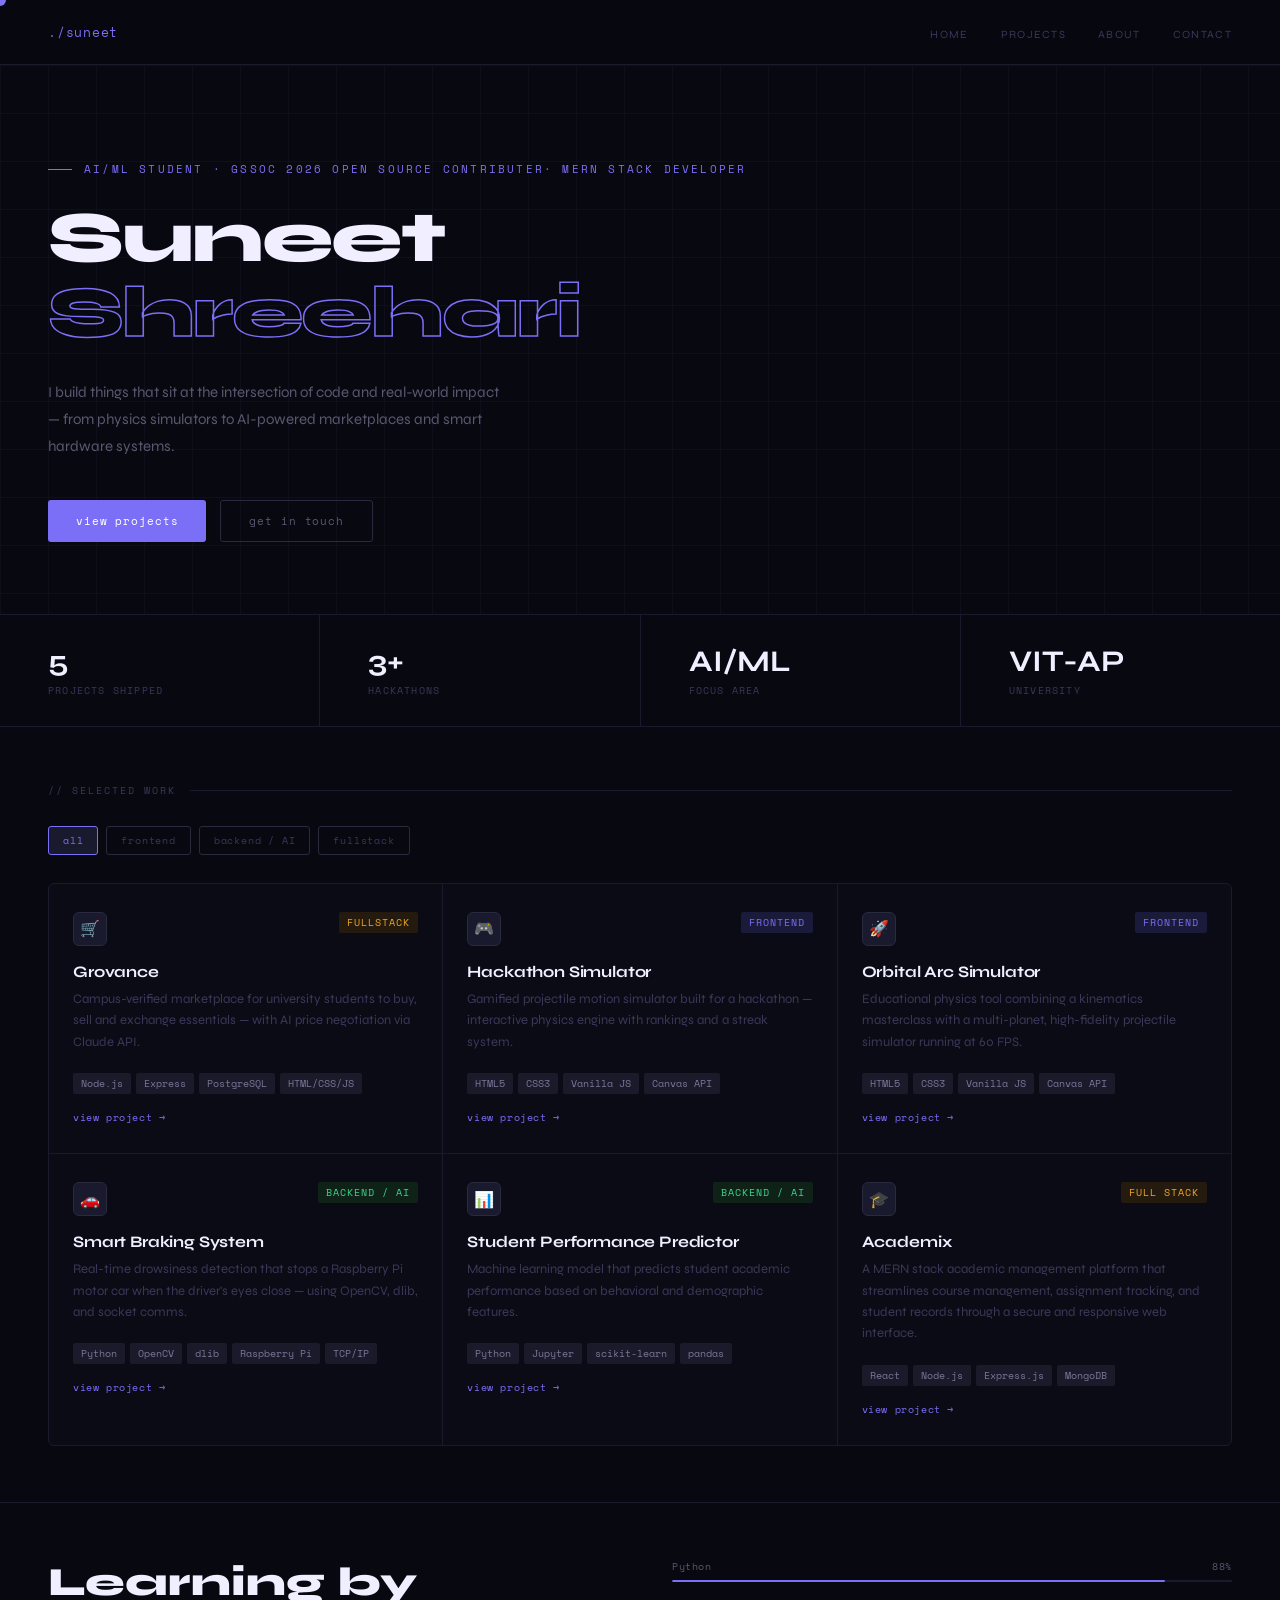
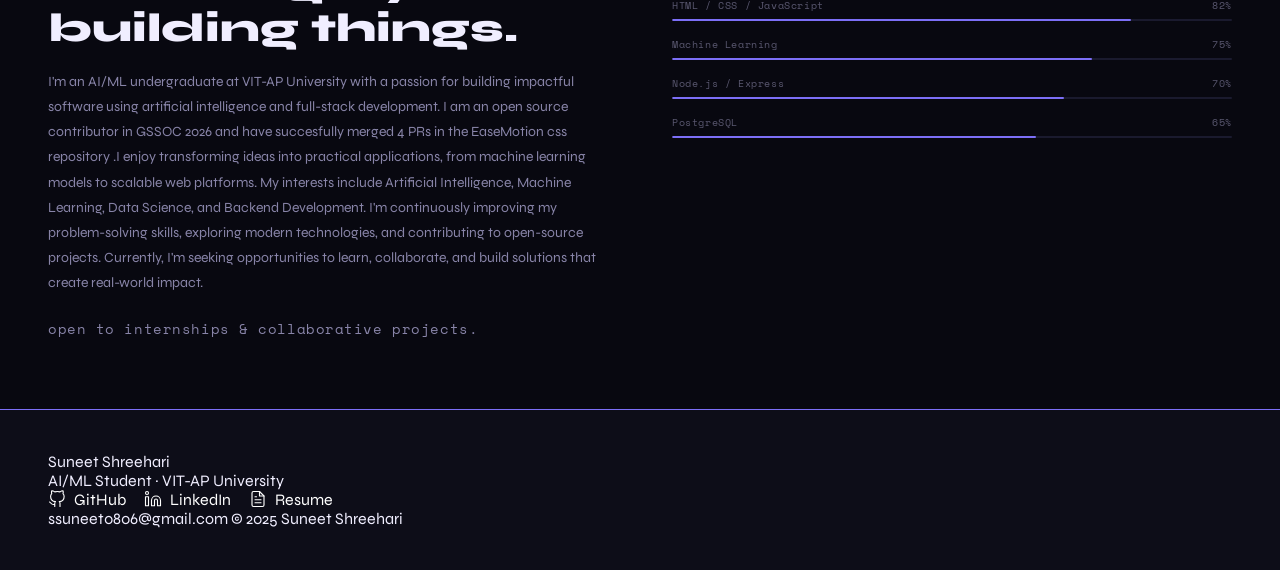
<file: index.html>
<!DOCTYPE html>
<html lang="en">
<head>
  <meta charset="UTF-8" />
  <meta name="viewport" content="width=device-width, initial-scale=1.0" />
  <title>Suneet Shreehari — Portfolio</title>
  <link rel="stylesheet" href="style.css" />
</head>
<body>

  <!-- ── Cursor elements ── -->
  <canvas id="trail"></canvas>
  <div id="cursor"></div>
  <div id="cursor-ring"></div>
  <div id="cursor-label"></div>

  <!-- ══════════════════════════════════════
       NAV
  ══════════════════════════════════════ -->
  <nav>
    <div class="logo">./suneet</div>
    <ul class="nav-links">
      <li><a href="#hero">home</a></li>
      <li><a href="#projects">projects</a></li>
      <li><a href="#about">about</a></li>
      <li><a href="#contact">contact</a></li>
    </ul>
  </nav>

  <!-- ══════════════════════════════════════
       HERO
  ══════════════════════════════════════ -->
  <section class="hero" id="hero">
    <div class="hero-bg-grid"></div>
    <div class="hero-eyebrow">AI/ML student · GSSOC 2026 Open Source Contributer· MERN Stack Developer  </div>
    <h1>Suneet<br><em>Shreehari</em></h1>
    <p class="hero-desc">
      I build things that sit at the intersection of code and real-world impact —
      from physics simulators to AI-powered marketplaces and smart hardware systems.
    </p>
    <div class="cta-row">
      <button class="btn-primary"
        onclick="document.getElementById('projects').scrollIntoView({behavior:'smooth'})">
        view projects
      </button>
      <button class="btn-secondary"
        onclick="document.getElementById('contact').scrollIntoView({behavior:'smooth'})">
        get in touch
      </button>
    </div>
  </section>

  <!-- ══════════════════════════════════════
       STATS BAR
  ══════════════════════════════════════ -->
  <div class="stats-bar">
    <div class="stat">
      <div class="stat-num">5</div>
      <div class="stat-label">projects shipped</div>
    </div>
    <div class="stat">
      <div class="stat-num">3+</div>
      <div class="stat-label">hackathons</div>
    </div>
    <div class="stat">
      <div class="stat-num">AI/ML</div>
      <div class="stat-label">focus area</div>
    </div>
    <div class="stat">
      <div class="stat-num">VIT-AP</div>
      <div class="stat-label">university</div>
    </div>
  </div>

  <!-- ══════════════════════════════════════
       PROJECTS
  ══════════════════════════════════════ -->
  <section class="projects" id="projects">
    <div class="sec-header">
      <span class="sec-label">// selected work</span>
      <div class="sec-line"></div>
    </div>

    <!-- Filter tabs -->
    <div class="filter-tabs">
      <button class="ftab active" onclick="filterProjects('all', this)">all</button>
      <button class="ftab" onclick="filterProjects('web', this)">frontend</button>
      <button class="ftab" onclick="filterProjects('backend', this)">backend / AI</button>
      <button class="ftab" onclick="filterProjects('fullstack', this)">fullstack</button>
    </div>

    <div class="projects-grid" id="projects-grid">

      <!-- Grovance — Fullstack -->
      <div class="pc" data-type="fullstack">
        <div class="pc-top">
          <div class="pc-icon">🛒</div>
          <span class="pc-tag tag-fullstack">fullstack</span>
        </div>
        <div class="pc-title">Grovance</div>
        <div class="pc-desc">
          Campus-verified marketplace for university students to buy, sell and
          exchange essentials — with AI price negotiation via Claude API.
        </div>
        <div class="pc-stack">
          <span class="pill">Node.js</span>
          <span class="pill">Express</span>
          <span class="pill">PostgreSQL</span>
          <span class="pill">HTML/CSS/JS</span>
        </div>
        <a href="https://github.com/Suneet0806/Grovance-Website" target="_blank" rel="noopener" class="pc-link">view project →</a>
      </div>

      <!-- Hackathon Project — Frontend -->
      <div class="pc" data-type="web">
        <div class="pc-top">
          <div class="pc-icon">🎮</div>
          <span class="pc-tag tag-web">frontend</span>
        </div>
        <div class="pc-title">Hackathon Simulator</div>
        <div class="pc-desc">
          Gamified projectile motion simulator built for a hackathon — 
          interactive physics engine with rankings and a streak system.
        </div>
        <div class="pc-stack">
          <span class="pill">HTML5</span>
          <span class="pill">CSS3</span>
          <span class="pill">Vanilla JS</span>
          <span class="pill">Canvas API</span>
        </div>
        <a href="https://github.com/Suneet0806/Hackathon_Project" target="_blank" rel="noopener" class="pc-link">view project →</a>
      </div>

      <!-- Projectile Motion Simulator — Frontend -->
      <div class="pc" data-type="web">
        <div class="pc-top">
          <div class="pc-icon">🚀</div>
          <span class="pc-tag tag-web">frontend</span>
        </div>
        <div class="pc-title">Orbital Arc Simulator</div>
        <div class="pc-desc">
          Educational physics tool combining a kinematics masterclass with
          a multi-planet, high-fidelity projectile simulator running at 60 FPS.
        </div>
        <div class="pc-stack">
          <span class="pill">HTML5</span>
          <span class="pill">CSS3</span>
          <span class="pill">Vanilla JS</span>
          <span class="pill">Canvas API</span>
        </div>
        <a href="https://github.com/Suneet0806/Projectile-Motion-Simulator" target="_blank" rel="noopener" class="pc-link">view project →</a>
      </div>

      <!-- Smart Braking System — Backend/AI -->
      <div class="pc" data-type="backend">
        <div class="pc-top">
          <div class="pc-icon">🚗</div>
          <span class="pc-tag tag-backend">backend / AI</span>
        </div>
        <div class="pc-title">Smart Braking System</div>
        <div class="pc-desc">
          Real-time drowsiness detection that stops a Raspberry Pi motor car
          when the driver's eyes close — using OpenCV, dlib, and socket comms.
        </div>
        <div class="pc-stack">
          <span class="pill">Python</span>
          <span class="pill">OpenCV</span>
          <span class="pill">dlib</span>
          <span class="pill">Raspberry Pi</span>
          <span class="pill">TCP/IP</span>
        </div>
        <a href="https://github.com/Suneet0806/Smart-Braking-System-Based-on-Driver-Monitoring" target="_blank" rel="noopener" class="pc-link">view project →</a>
      </div>

      <!-- Student Performance Predictor — Backend/AI -->
      <div class="pc" data-type="backend">
        <div class="pc-top">
          <div class="pc-icon">📊</div>
          <span class="pc-tag tag-backend">backend / AI</span>
        </div>
        <div class="pc-title">Student Performance Predictor</div>
        <div class="pc-desc">
          Machine learning model that predicts student academic performance
          based on behavioral and demographic features.
        </div>
        <div class="pc-stack">
          <span class="pill">Python</span>
          <span class="pill">Jupyter</span>
          <span class="pill">scikit-learn</span>
          <span class="pill">pandas</span>
        </div>
        <a href="https://github.com/Suneet0806/Student_Performance_Predictor" target="_blank" rel="noopener" class="pc-link">view project →</a>
      </div>

      <!-- Academix — Fullstack -->

      <div class="pc" data-type="fullstack">
  <div class="pc-top">
    <div class="pc-icon">🎓</div>
    <span class="pc-tag tag-fullstack">full stack</span>
  </div>
  <div class="pc-title">Academix</div>
  <div class="pc-desc">
    A MERN stack academic management platform that streamlines course management,
    assignment tracking, and student records through a secure and responsive web interface.
  </div>
  <div class="pc-stack">
    <span class="pill">React</span>
    <span class="pill">Node.js</span>
    <span class="pill">Express.js</span>
    <span class="pill">MongoDB</span>
  </div>
         <a href="https://github.com/Suneet0806/Academix" target="_blank" rel="noopener" class="pc-link">view project →</a>
    </div>
    


    
  </section>

  <!-- ══════════════════════════════════════
       ABOUT
  ══════════════════════════════════════ -->
  <div class="about-section" id="about">
    <div class="about-text">
      <h2>Learning by<br>building things.</h2>
      <p>I'm an AI/ML undergraduate at VIT-AP University with a passion for building impactful software using artificial intelligence and full-stack development. I am an open source contributor in GSSOC 2026 and have succesfully merged 4 PRs in the EaseMotion css repository .I enjoy transforming ideas into practical applications, from machine learning models to scalable web platforms.
My interests include Artificial Intelligence, Machine Learning, Data Science, and Backend Development. I'm continuously improving my problem-solving skills, exploring modern technologies, and contributing to open-source projects.
Currently, I'm seeking opportunities to learn, collaborate, and build solutions that create real-world impact.</p>
      <p class="about-mono">open to internships &amp; collaborative projects.</p>
    </div>

    <!-- Skills — update percentages as you grow -->
    <div class="skills-list">
      <div class="skill-row">
        <div class="skill-label"><span>Python</span><span>88%</span></div>
        <div class="skill-bg"><div class="skill-fill" style="width:88%; animation-delay:0.1s"></div></div>
      </div>
      <div class="skill-row">
        <div class="skill-label"><span>HTML / CSS / JavaScript</span><span>82%</span></div>
        <div class="skill-bg"><div class="skill-fill" style="width:82%; animation-delay:0.2s"></div></div>
      </div>
      <div class="skill-row">
        <div class="skill-label"><span>Machine Learning</span><span>75%</span></div>
        <div class="skill-bg"><div class="skill-fill" style="width:75%; animation-delay:0.3s"></div></div>
      </div>
      <div class="skill-row">
        <div class="skill-label"><span>Node.js / Express</span><span>70%</span></div>
        <div class="skill-bg"><div class="skill-fill" style="width:70%; animation-delay:0.4s"></div></div>
      </div>
      <div class="skill-row">
        <div class="skill-label"><span>PostgreSQL</span><span>65%</span></div>
        <div class="skill-bg"><div class="skill-fill" style="width:65%; animation-delay:0.5s"></div></div>
      </div>
    </div>
  </div>

  <!-- ══════════════════════════════════════
       FOOTER / CONTACT
  ══════════════════════════════════════ -->
  <footer id="contact">
    <div class="footer-inner">
      <div class="footer-top">
        <div class="footer-name">Suneet Shreehari</div>
        <div class="footer-tagline">AI/ML Student · VIT-AP University</div>
      </div>

      <div class="footer-links">
        <a href="https://github.com/Suneet0806" target="_blank" rel="noopener" class="footer-link">
          <svg width="18" height="18" viewBox="0 0 24 24" fill="none" stroke="currentColor" stroke-width="1.5" stroke-linecap="round" stroke-linejoin="round"><path d="M9 19c-5 1.5-5-2.5-7-3m14 6v-3.87a3.37 3.37 0 0 0-.94-2.61c3.14-.35 6.44-1.54 6.44-7A5.44 5.44 0 0 0 20 4.77 5.07 5.07 0 0 0 19.91 1S18.73.65 16 2.48a13.38 13.38 0 0 0-7 0C6.27.65 5.09 1 5.09 1A5.07 5.07 0 0 0 5 4.77a5.44 5.44 0 0 0-1.5 3.78c0 5.42 3.3 6.61 6.44 7A3.37 3.37 0 0 0 9 18.13V22"/></svg>
          <span>GitHub</span>
        </a>
        <a href="https://www.linkedin.com/in/suneet-shreehari-6057a62bb" target="_blank" rel="noopener" class="footer-link">
          <svg width="18" height="18" viewBox="0 0 24 24" fill="none" stroke="currentColor" stroke-width="1.5" stroke-linecap="round" stroke-linejoin="round"><path d="M16 8a6 6 0 0 1 6 6v7h-4v-7a2 2 0 0 0-2-2 2 2 0 0 0-2 2v7h-4v-7a6 6 0 0 1 6-6z"/><rect x="2" y="9" width="4" height="12"/><circle cx="4" cy="4" r="2"/></svg>
          <span>LinkedIn</span>
        </a>
        <a href="https://docs.google.com/document/d/1xjal-zaYezS03rgrLXHQ5E9qm6Frmm8q/edit?usp=sharing&ouid=116085271585321196309&rtpof=true&sd=true" target="_blank" rel="noopener" class="footer-link footer-link--resume">
          <svg width="18" height="18" viewBox="0 0 24 24" fill="none" stroke="currentColor" stroke-width="1.5" stroke-linecap="round" stroke-linejoin="round"><path d="M14 2H6a2 2 0 0 0-2 2v16a2 2 0 0 0 2 2h12a2 2 0 0 0 2-2V8z"/><polyline points="14 2 14 8 20 8"/><line x1="16" y1="13" x2="8" y2="13"/><line x1="16" y1="17" x2="8" y2="17"/><polyline points="10 9 9 9 8 9"/></svg>
          <span>Resume</span>
        </a>
      </div>

      <div class="footer-bottom">
        <span class="footer-email">ssuneet0806@gmail.com</span>
        <span class="footer-copy">© 2025 Suneet Shreehari</span>
      </div>
    </div>
  </footer>

  <script src="script.js"></script>
</body>
</html>
</file>
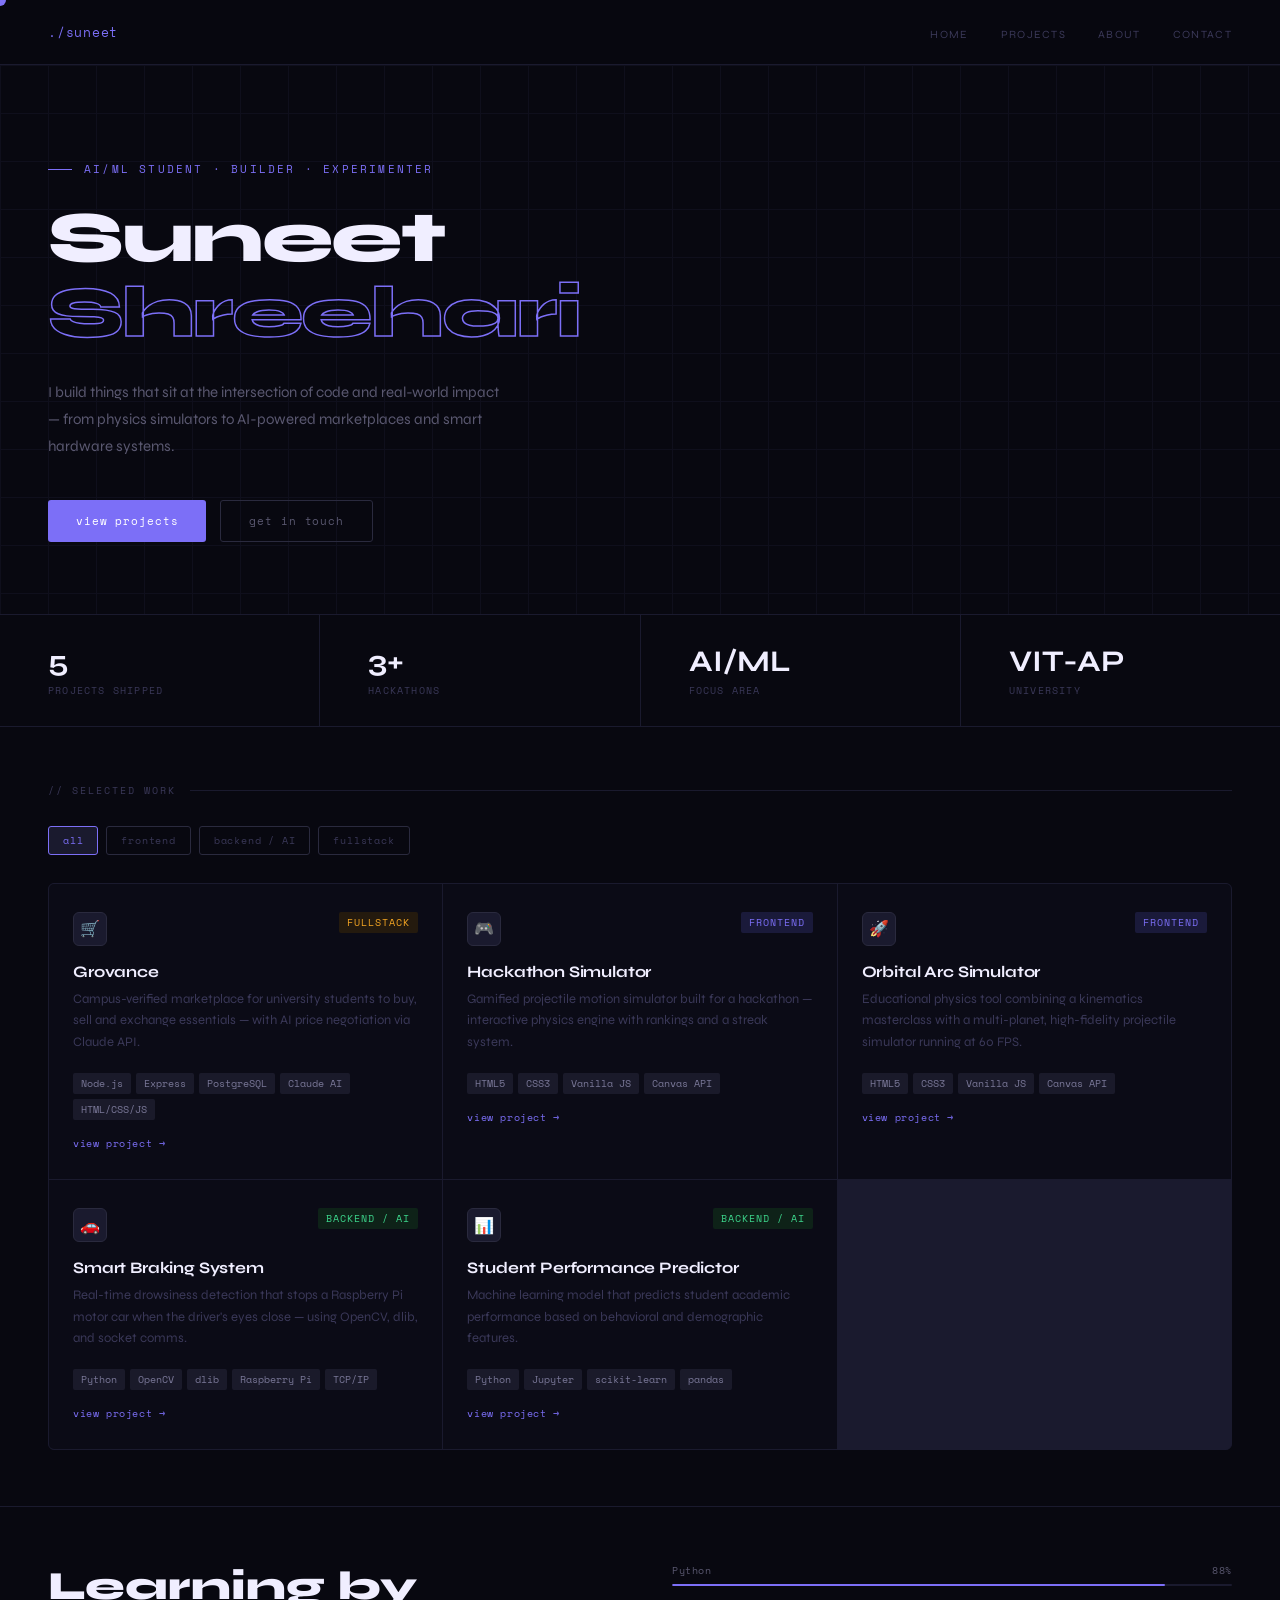
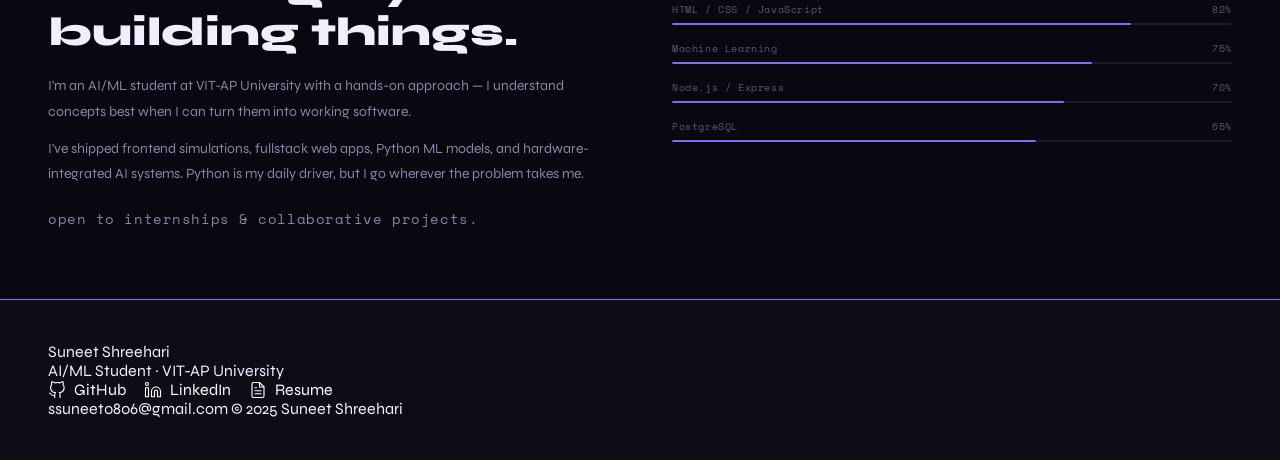
<file: index (2).html>
<!DOCTYPE html>
<html lang="en">
<head>
  <meta charset="UTF-8" />
  <meta name="viewport" content="width=device-width, initial-scale=1.0" />
  <title>Suneet Shreehari — Portfolio</title>
  <link rel="stylesheet" href="style.css" />
</head>
<body>

  <!-- ── Cursor elements ── -->
  <canvas id="trail"></canvas>
  <div id="cursor"></div>
  <div id="cursor-ring"></div>
  <div id="cursor-label"></div>

  <!-- ══════════════════════════════════════
       NAV
  ══════════════════════════════════════ -->
  <nav>
    <div class="logo">./suneet</div>
    <ul class="nav-links">
      <li><a href="#hero">home</a></li>
      <li><a href="#projects">projects</a></li>
      <li><a href="#about">about</a></li>
      <li><a href="#contact">contact</a></li>
    </ul>
  </nav>

  <!-- ══════════════════════════════════════
       HERO
  ══════════════════════════════════════ -->
  <section class="hero" id="hero">
    <div class="hero-bg-grid"></div>
    <div class="hero-eyebrow">AI/ML student · builder · experimenter</div>
    <h1>Suneet<br><em>Shreehari</em></h1>
    <p class="hero-desc">
      I build things that sit at the intersection of code and real-world impact —
      from physics simulators to AI-powered marketplaces and smart hardware systems.
    </p>
    <div class="cta-row">
      <button class="btn-primary"
        onclick="document.getElementById('projects').scrollIntoView({behavior:'smooth'})">
        view projects
      </button>
      <button class="btn-secondary"
        onclick="document.getElementById('contact').scrollIntoView({behavior:'smooth'})">
        get in touch
      </button>
    </div>
  </section>

  <!-- ══════════════════════════════════════
       STATS BAR
  ══════════════════════════════════════ -->
  <div class="stats-bar">
    <div class="stat">
      <div class="stat-num">5</div>
      <div class="stat-label">projects shipped</div>
    </div>
    <div class="stat">
      <div class="stat-num">3+</div>
      <div class="stat-label">hackathons</div>
    </div>
    <div class="stat">
      <div class="stat-num">AI/ML</div>
      <div class="stat-label">focus area</div>
    </div>
    <div class="stat">
      <div class="stat-num">VIT-AP</div>
      <div class="stat-label">university</div>
    </div>
  </div>

  <!-- ══════════════════════════════════════
       PROJECTS
  ══════════════════════════════════════ -->
  <section class="projects" id="projects">
    <div class="sec-header">
      <span class="sec-label">// selected work</span>
      <div class="sec-line"></div>
    </div>

    <!-- Filter tabs -->
    <div class="filter-tabs">
      <button class="ftab active" onclick="filterProjects('all', this)">all</button>
      <button class="ftab" onclick="filterProjects('web', this)">frontend</button>
      <button class="ftab" onclick="filterProjects('backend', this)">backend / AI</button>
      <button class="ftab" onclick="filterProjects('fullstack', this)">fullstack</button>
    </div>

    <div class="projects-grid" id="projects-grid">

      <!-- Grovance — Fullstack -->
      <div class="pc" data-type="fullstack">
        <div class="pc-top">
          <div class="pc-icon">🛒</div>
          <span class="pc-tag tag-fullstack">fullstack</span>
        </div>
        <div class="pc-title">Grovance</div>
        <div class="pc-desc">
          Campus-verified marketplace for university students to buy, sell and
          exchange essentials — with AI price negotiation via Claude API.
        </div>
        <div class="pc-stack">
          <span class="pill">Node.js</span>
          <span class="pill">Express</span>
          <span class="pill">PostgreSQL</span>
          <span class="pill">Claude AI</span>
          <span class="pill">HTML/CSS/JS</span>
        </div>
        <a href="https://github.com/Suneet0806/Grovance-Website" target="_blank" rel="noopener" class="pc-link">view project →</a>
      </div>

      <!-- Hackathon Project — Frontend -->
      <div class="pc" data-type="web">
        <div class="pc-top">
          <div class="pc-icon">🎮</div>
          <span class="pc-tag tag-web">frontend</span>
        </div>
        <div class="pc-title">Hackathon Simulator</div>
        <div class="pc-desc">
          Gamified projectile motion simulator built for a hackathon — 
          interactive physics engine with rankings and a streak system.
        </div>
        <div class="pc-stack">
          <span class="pill">HTML5</span>
          <span class="pill">CSS3</span>
          <span class="pill">Vanilla JS</span>
          <span class="pill">Canvas API</span>
        </div>
        <a href="https://github.com/Suneet0806/Hackathon_Project" target="_blank" rel="noopener" class="pc-link">view project →</a>
      </div>

      <!-- Projectile Motion Simulator — Frontend -->
      <div class="pc" data-type="web">
        <div class="pc-top">
          <div class="pc-icon">🚀</div>
          <span class="pc-tag tag-web">frontend</span>
        </div>
        <div class="pc-title">Orbital Arc Simulator</div>
        <div class="pc-desc">
          Educational physics tool combining a kinematics masterclass with
          a multi-planet, high-fidelity projectile simulator running at 60 FPS.
        </div>
        <div class="pc-stack">
          <span class="pill">HTML5</span>
          <span class="pill">CSS3</span>
          <span class="pill">Vanilla JS</span>
          <span class="pill">Canvas API</span>
        </div>
        <a href="https://github.com/Suneet0806/Projectile-Motion-Simulator" target="_blank" rel="noopener" class="pc-link">view project →</a>
      </div>

      <!-- Smart Braking System — Backend/AI -->
      <div class="pc" data-type="backend">
        <div class="pc-top">
          <div class="pc-icon">🚗</div>
          <span class="pc-tag tag-backend">backend / AI</span>
        </div>
        <div class="pc-title">Smart Braking System</div>
        <div class="pc-desc">
          Real-time drowsiness detection that stops a Raspberry Pi motor car
          when the driver's eyes close — using OpenCV, dlib, and socket comms.
        </div>
        <div class="pc-stack">
          <span class="pill">Python</span>
          <span class="pill">OpenCV</span>
          <span class="pill">dlib</span>
          <span class="pill">Raspberry Pi</span>
          <span class="pill">TCP/IP</span>
        </div>
        <a href="https://github.com/Suneet0806/Smart-Braking-System-Based-on-Driver-Monitoring" target="_blank" rel="noopener" class="pc-link">view project →</a>
      </div>

      <!-- Student Performance Predictor — Backend/AI -->
      <div class="pc" data-type="backend">
        <div class="pc-top">
          <div class="pc-icon">📊</div>
          <span class="pc-tag tag-backend">backend / AI</span>
        </div>
        <div class="pc-title">Student Performance Predictor</div>
        <div class="pc-desc">
          Machine learning model that predicts student academic performance
          based on behavioral and demographic features.
        </div>
        <div class="pc-stack">
          <span class="pill">Python</span>
          <span class="pill">Jupyter</span>
          <span class="pill">scikit-learn</span>
          <span class="pill">pandas</span>
        </div>
        <a href="https://github.com/Suneet0806/Student_Performance_Predictor" target="_blank" rel="noopener" class="pc-link">view project →</a>
      </div>

    </div>
  </section>

  <!-- ══════════════════════════════════════
       ABOUT
  ══════════════════════════════════════ -->
  <div class="about-section" id="about">
    <div class="about-text">
      <h2>Learning by<br>building things.</h2>
      <p>I'm an AI/ML student at VIT-AP University with a hands-on approach — I understand concepts best when I can turn them into working software.</p>
      <p>I've shipped frontend simulations, fullstack web apps, Python ML models, and hardware-integrated AI systems. Python is my daily driver, but I go wherever the problem takes me.</p>
      <p class="about-mono">open to internships &amp; collaborative projects.</p>
    </div>

    <!-- Skills — update percentages as you grow -->
    <div class="skills-list">
      <div class="skill-row">
        <div class="skill-label"><span>Python</span><span>88%</span></div>
        <div class="skill-bg"><div class="skill-fill" style="width:88%; animation-delay:0.1s"></div></div>
      </div>
      <div class="skill-row">
        <div class="skill-label"><span>HTML / CSS / JavaScript</span><span>82%</span></div>
        <div class="skill-bg"><div class="skill-fill" style="width:82%; animation-delay:0.2s"></div></div>
      </div>
      <div class="skill-row">
        <div class="skill-label"><span>Machine Learning</span><span>75%</span></div>
        <div class="skill-bg"><div class="skill-fill" style="width:75%; animation-delay:0.3s"></div></div>
      </div>
      <div class="skill-row">
        <div class="skill-label"><span>Node.js / Express</span><span>70%</span></div>
        <div class="skill-bg"><div class="skill-fill" style="width:70%; animation-delay:0.4s"></div></div>
      </div>
      <div class="skill-row">
        <div class="skill-label"><span>PostgreSQL</span><span>65%</span></div>
        <div class="skill-bg"><div class="skill-fill" style="width:65%; animation-delay:0.5s"></div></div>
      </div>
    </div>
  </div>

  <!-- ══════════════════════════════════════
       FOOTER / CONTACT
  ══════════════════════════════════════ -->
  <footer id="contact">
    <div class="footer-inner">
      <div class="footer-top">
        <div class="footer-name">Suneet Shreehari</div>
        <div class="footer-tagline">AI/ML Student · VIT-AP University</div>
      </div>

      <div class="footer-links">
        <a href="https://github.com/Suneet0806" target="_blank" rel="noopener" class="footer-link">
          <svg width="18" height="18" viewBox="0 0 24 24" fill="none" stroke="currentColor" stroke-width="1.5" stroke-linecap="round" stroke-linejoin="round"><path d="M9 19c-5 1.5-5-2.5-7-3m14 6v-3.87a3.37 3.37 0 0 0-.94-2.61c3.14-.35 6.44-1.54 6.44-7A5.44 5.44 0 0 0 20 4.77 5.07 5.07 0 0 0 19.91 1S18.73.65 16 2.48a13.38 13.38 0 0 0-7 0C6.27.65 5.09 1 5.09 1A5.07 5.07 0 0 0 5 4.77a5.44 5.44 0 0 0-1.5 3.78c0 5.42 3.3 6.61 6.44 7A3.37 3.37 0 0 0 9 18.13V22"/></svg>
          <span>GitHub</span>
        </a>
        <a href="https://www.linkedin.com/in/suneet-shreehari-6057a62bb" target="_blank" rel="noopener" class="footer-link">
          <svg width="18" height="18" viewBox="0 0 24 24" fill="none" stroke="currentColor" stroke-width="1.5" stroke-linecap="round" stroke-linejoin="round"><path d="M16 8a6 6 0 0 1 6 6v7h-4v-7a2 2 0 0 0-2-2 2 2 0 0 0-2 2v7h-4v-7a6 6 0 0 1 6-6z"/><rect x="2" y="9" width="4" height="12"/><circle cx="4" cy="4" r="2"/></svg>
          <span>LinkedIn</span>
        </a>
        <a href="https://docs.google.com/document/d/1YlV_6NzHFDZN1lQLPggZsA5HtNs7Rvi-w0sEjKLotTM/edit?usp=sharing" target="_blank" rel="noopener" class="footer-link footer-link--resume">
          <svg width="18" height="18" viewBox="0 0 24 24" fill="none" stroke="currentColor" stroke-width="1.5" stroke-linecap="round" stroke-linejoin="round"><path d="M14 2H6a2 2 0 0 0-2 2v16a2 2 0 0 0 2 2h12a2 2 0 0 0 2-2V8z"/><polyline points="14 2 14 8 20 8"/><line x1="16" y1="13" x2="8" y2="13"/><line x1="16" y1="17" x2="8" y2="17"/><polyline points="10 9 9 9 8 9"/></svg>
          <span>Resume</span>
        </a>
      </div>

      <div class="footer-bottom">
        <span class="footer-email">ssuneet0806@gmail.com</span>
        <span class="footer-copy">© 2025 Suneet Shreehari</span>
      </div>
    </div>
  </footer>

  <script src="script.js"></script>
</body>
</html>
</file>
<file: style.css>
/* ══════════════════════════════════════════
   Portfolio — style.css
   ══════════════════════════════════════════ */

/* ── Google Fonts ── */
@import url('https://fonts.googleapis.com/css2?family=Space+Mono:ital,wght@0,400;0,700;1,400&family=Syne:wght@400;500;700;800&display=swap');

/* ── Design tokens ── */
:root {
  --purple:       #7c6ff7;
  --purple-light: #a89cf7;
  --bg:           #080810;
  --bg2:          #0b0b16;
  --bg3:          #0f0f1e;
  --border:       #1a1a2e;
  --border2:      #2a2a3e;
  --text:         #f0eeff;
  --text2:        #8884a8;
  --text3:        #5a5870;
  --text4:        #3a3858;
  --green:        #3dd68c;
  --amber:        #f5a623;
}

/* ── Reset ── */
*, *::before, *::after {
  box-sizing: border-box;
  margin: 0;
  padding: 0;
}

html {
  scroll-behavior: smooth;
}

body {
  font-family: 'Syne', sans-serif;
  background: var(--bg);
  color: var(--text);
  min-height: 100vh;
  cursor: none;
  overflow-x: hidden;
}

/* ══════════════════════════════════════════
   CURSOR EFFECTS
   ══════════════════════════════════════════ */

#cursor {
  position: fixed;
  width: 12px;
  height: 12px;
  border-radius: 50%;
  background: var(--purple);
  pointer-events: none;
  z-index: 9999;
  transform: translate(-50%, -50%);
  transition: transform 0.12s, background 0.2s, width 0.2s, height 0.2s;
  mix-blend-mode: screen;
}

#cursor-ring {
  position: fixed;
  width: 36px;
  height: 36px;
  border-radius: 50%;
  border: 1px solid rgba(124, 111, 247, 0.5);
  pointer-events: none;
  z-index: 9998;
  transform: translate(-50%, -50%);
  transition: width 0.2s, height 0.2s, border-color 0.2s;
}

#cursor-label {
  position: fixed;
  pointer-events: none;
  z-index: 9997;
  font-family: 'Space Mono', monospace;
  font-size: 10px;
  color: var(--purple-light);
  letter-spacing: 0.1em;
  opacity: 0;
  transition: opacity 0.2s;
  white-space: nowrap;
  transform: translate(16px, -50%);
}

canvas#trail {
  position: fixed;
  top: 0;
  left: 0;
  pointer-events: none;
  z-index: 9996;
}

.spark {
  position: fixed;
  border-radius: 50%;
  pointer-events: none;
  z-index: 9995;
}

/* Click ripple */
.ripple {
  position: fixed;
  border-radius: 50%;
  border: 1px solid var(--purple);
  pointer-events: none;
  z-index: 9994;
  transform: translate(-50%, -50%) scale(0);
  animation: rippleOut 0.6s ease-out forwards;
}

@keyframes rippleOut {
  to {
    transform: translate(-50%, -50%) scale(1);
    opacity: 0;
  }
}

/* ══════════════════════════════════════════
   NAV
   ══════════════════════════════════════════ */

nav {
  display: flex;
  justify-content: space-between;
  align-items: center;
  padding: 22px 48px;
  border-bottom: 1px solid var(--border);
  position: sticky;
  top: 0;
  background: rgba(8, 8, 16, 0.92);
  backdrop-filter: blur(12px);
  -webkit-backdrop-filter: blur(12px);
  z-index: 100;
}

.logo {
  font-family: 'Space Mono', monospace;
  font-size: 13px;
  color: var(--purple);
  letter-spacing: 0.06em;
}

.nav-links {
  display: flex;
  gap: 32px;
  list-style: none;
}

.nav-links a {
  font-size: 11px;
  color: var(--text4);
  text-decoration: none;
  letter-spacing: 0.12em;
  text-transform: uppercase;
  transition: color 0.2s;
  cursor: none;
}

.nav-links a:hover {
  color: var(--text);
}

/* ══════════════════════════════════════════
   HERO
   ══════════════════════════════════════════ */

.hero {
  padding: 96px 48px 72px;
  border-bottom: 1px solid var(--border);
  position: relative;
  overflow: hidden;
}

.hero-bg-grid {
  position: absolute;
  inset: 0;
  background-image:
    linear-gradient(var(--border) 1px, transparent 1px),
    linear-gradient(90deg, var(--border) 1px, transparent 1px);
  background-size: 48px 48px;
  opacity: 0.4;
  pointer-events: none;
}

.hero-eyebrow {
  font-family: 'Space Mono', monospace;
  font-size: 11px;
  color: var(--purple);
  letter-spacing: 0.2em;
  text-transform: uppercase;
  margin-bottom: 24px;
  display: flex;
  align-items: center;
  gap: 12px;
  position: relative;
}

.hero-eyebrow::before {
  content: '';
  display: inline-block;
  width: 24px;
  height: 1px;
  background: var(--purple);
}

.hero h1 {
  font-size: 72px;
  font-weight: 800;
  line-height: 1.04;
  letter-spacing: -0.03em;
  margin-bottom: 28px;
  color: var(--text);
  position: relative;
}

/* The outlined/stroked word in the headline */
.hero h1 em {
  font-style: normal;
  color: transparent;
  -webkit-text-stroke: 1.5px var(--purple);
}

.hero-desc {
  font-size: 15px;
  color: var(--text3);
  max-width: 460px;
  line-height: 1.8;
  margin-bottom: 40px;
  position: relative;
}

.cta-row {
  display: flex;
  gap: 14px;
  position: relative;
}

.btn-primary {
  font-family: 'Space Mono', monospace;
  font-size: 11px;
  padding: 12px 28px;
  background: var(--purple);
  color: #fff;
  border: none;
  border-radius: 3px;
  cursor: none;
  letter-spacing: 0.08em;
  transition: background 0.2s, transform 0.1s;
}

.btn-primary:hover  { background: #6a5de8; transform: translateY(-1px); }
.btn-primary:active { transform: translateY(0); }

.btn-secondary {
  font-family: 'Space Mono', monospace;
  font-size: 11px;
  padding: 12px 28px;
  background: transparent;
  color: var(--text3);
  border: 1px solid var(--border2);
  border-radius: 3px;
  cursor: none;
  letter-spacing: 0.08em;
  transition: border-color 0.2s, color 0.2s, transform 0.1s;
}

.btn-secondary:hover  { border-color: var(--purple); color: var(--text); transform: translateY(-1px); }
.btn-secondary:active { transform: translateY(0); }

/* ══════════════════════════════════════════
   STATS BAR
   ══════════════════════════════════════════ */

.stats-bar {
  display: flex;
  border-bottom: 1px solid var(--border);
}

.stat {
  flex: 1;
  padding: 28px 48px;
  border-right: 1px solid var(--border);
}

.stat:last-child {
  border-right: none;
}

.stat-num {
  font-size: 30px;
  font-weight: 700;
  color: var(--text);
  margin-bottom: 4px;
}

.stat-label {
  font-family: 'Space Mono', monospace;
  font-size: 10px;
  color: var(--text4);
  letter-spacing: 0.12em;
  text-transform: uppercase;
}

/* ══════════════════════════════════════════
   PROJECTS
   ══════════════════════════════════════════ */

.projects {
  padding: 56px 48px;
}

.sec-header {
  display: flex;
  align-items: center;
  gap: 14px;
  margin-bottom: 28px;
}

.sec-label {
  font-family: 'Space Mono', monospace;
  font-size: 10px;
  color: var(--text4);
  letter-spacing: 0.2em;
  text-transform: uppercase;
  white-space: nowrap;
}

.sec-line {
  flex: 1;
  height: 1px;
  background: var(--border);
}

/* Filter tabs */
.filter-tabs {
  display: flex;
  gap: 8px;
  margin-bottom: 28px;
  flex-wrap: wrap;
}

.ftab {
  font-family: 'Space Mono', monospace;
  font-size: 10px;
  padding: 6px 14px;
  border-radius: 3px;
  border: 1px solid var(--border2);
  background: transparent;
  color: var(--text4);
  cursor: none;
  letter-spacing: 0.08em;
  transition: all 0.15s;
}

.ftab.active,
.ftab:hover {
  background: #1a1a2e;
  color: var(--purple);
  border-color: var(--purple);
}

/* Grid */
.projects-grid {
  display: grid;
  grid-template-columns: repeat(3, 1fr);
  gap: 1px;
  background: var(--border);
  border: 1px solid var(--border);
  border-radius: 6px;
  overflow: hidden;
}

/* Project card */
.pc {
  background: var(--bg2);
  padding: 28px 24px;
  transition: background 0.2s;
  position: relative;
  overflow: hidden;
}

.pc:hover {
  background: var(--bg3);
}

/* Purple sweep line on hover */
.pc::before {
  content: '';
  position: absolute;
  top: 0; left: 0; right: 0;
  height: 2px;
  background: var(--purple);
  transform: scaleX(0);
  transform-origin: left;
  transition: transform 0.35s cubic-bezier(0.4, 0, 0.2, 1);
}

.pc:hover::before {
  transform: scaleX(1);
}

.pc.hidden {
  display: none;
}

.pc-top {
  display: flex;
  justify-content: space-between;
  align-items: flex-start;
  margin-bottom: 16px;
}

/* Category badge */
.pc-tag {
  font-family: 'Space Mono', monospace;
  font-size: 10px;
  letter-spacing: 0.1em;
  text-transform: uppercase;
  padding: 3px 8px;
  border-radius: 2px;
}

.tag-web       { background: #1a1a3a; color: var(--purple); }
.tag-backend   { background: #0e2218; color: var(--green);  }
.tag-fullstack { background: #241a0e; color: var(--amber);  }

.pc-icon {
  width: 34px;
  height: 34px;
  border-radius: 6px;
  background: #1a1a2e;
  border: 1px solid var(--border2);
  display: flex;
  align-items: center;
  justify-content: center;
  font-size: 16px;
}

.pc-title {
  font-size: 16px;
  font-weight: 700;
  color: var(--text);
  margin-bottom: 8px;
  letter-spacing: -0.01em;
}

.pc-desc {
  font-size: 13px;
  color: var(--text4);
  line-height: 1.65;
  margin-bottom: 20px;
}

.pc-stack {
  display: flex;
  gap: 5px;
  flex-wrap: wrap;
}

.pill {
  font-family: 'Space Mono', monospace;
  font-size: 10px;
  padding: 3px 8px;
  background: #1a1a2a;
  color: #7a7898;
  border-radius: 2px;
}

.pc-link {
  display: inline-flex;
  align-items: center;
  gap: 6px;
  margin-top: 16px;
  font-family: 'Space Mono', monospace;
  font-size: 10px;
  color: var(--purple);
  text-decoration: none;
  letter-spacing: 0.06em;
  cursor: none;
  transition: gap 0.2s;
}

.pc-link:hover {
  gap: 10px;
}

/* ══════════════════════════════════════════
   ABOUT
   ══════════════════════════════════════════ */

.about-section {
  border-top: 1px solid var(--border);
  padding: 56px 48px;
  display: grid;
  grid-template-columns: 1fr 1fr;
  gap: 64px;
}

.about-text h2 {
  font-size: 40px;
  font-weight: 800;
  color: var(--text);
  margin-bottom: 18px;
  line-height: 1.15;
}

.about-text p {
  font-size: 14px;
  color: var(--text2);
  line-height: 1.8;
  margin-bottom: 12px;
}

.about-mono {
  font-family: 'Space Mono', monospace;
  font-size: 11px;
  color: var(--text4);
  margin-top: 20px;
  letter-spacing: 0.04em;
}

/* Skills */
.skills-list {
  display: flex;
  flex-direction: column;
  gap: 16px;
}

.skill-row {
  display: flex;
  flex-direction: column;
  gap: 6px;
}

.skill-label {
  display: flex;
  justify-content: space-between;
  font-family: 'Space Mono', monospace;
  font-size: 10px;
  color: var(--text3);
  letter-spacing: 0.06em;
}

.skill-bg {
  height: 2px;
  background: var(--border);
  border-radius: 2px;
  overflow: hidden;
}

.skill-fill {
  height: 100%;
  border-radius: 2px;
  background: var(--purple);
  transform-origin: left;
  transform: scaleX(0);
  animation: skillGrow 1.2s cubic-bezier(0.4, 0, 0.2, 1) forwards;
}

@keyframes skillGrow {
  to { transform: scaleX(1); }
}

/* ══════════════════════════════════════════
   FOOTER / CONTACT
   ══════════════════════════════════════════ */
.footer-links {
  display: flex;
  gap: 18px;
  align-items: center;
  flex-wrap: wrap;
}

.footer-link {
  display: inline-flex;
  align-items: center;
  gap: 8px;
  color: #ffffff;
  text-decoration: none;
  transition: color 0.3s ease;
}

.footer-link:visited {
  color: #ffffff;
}

.footer-link:hover {
  color: #8b5cf6; /* or var(--purple-light) */
}

.footer-link svg {
  width: 18px;
  height: 18px;
  stroke: currentColor;
}

footer {
  border-top: 1px solid var(--purple);
  padding: 42px 48px;
  display: flex;
  justify-content: space-between;
  align-items: center;
  flex-wrap: wrap;
  gap: 20px;
  background: #0d0d18;
}

.foot-mono {
  font-family: 'Space Mono', monospace;
  font-size: 13px;
  color: #d6d1ff;
  letter-spacing: 0.08em;
}

.foot-mono span {
  color: var(--purple-light);
  font-weight: 700;
}

.social-links {
  display: flex;
  gap: 14px;
}

.slink {
  font-family: 'Space Mono', monospace;
  font-size: 11px;
  padding: 12px 22px;
  border: 1px solid var(--purple);
  border-radius: 6px;
  color: white;
  cursor: none;
  background: rgba(124,111,247,0.12);
  letter-spacing: 0.12em;
  transition: all 0.2s ease;
}

.slink:hover {
  background: var(--purple);
  color: white;
  transform: translateY(-2px);
  box-shadow: 0 0 18px rgba(124,111,247,0.4);
}

/* ══════════════════════════════════════════
   RESPONSIVE
   ══════════════════════════════════════════ */

@media (max-width: 768px) {
  nav              { padding: 16px 24px; }
  .hero            { padding: 56px 24px 48px; }
  .hero h1         { font-size: 44px; }
  .stats-bar       { flex-wrap: wrap; }
  .stat            { padding: 20px 24px; }
  .projects        { padding: 40px 24px; }
  .projects-grid   { grid-template-columns: 1fr; }
  .about-section   { grid-template-columns: 1fr; gap: 32px; padding: 40px 24px; }
  footer           { padding: 24px; }
}
</file>
